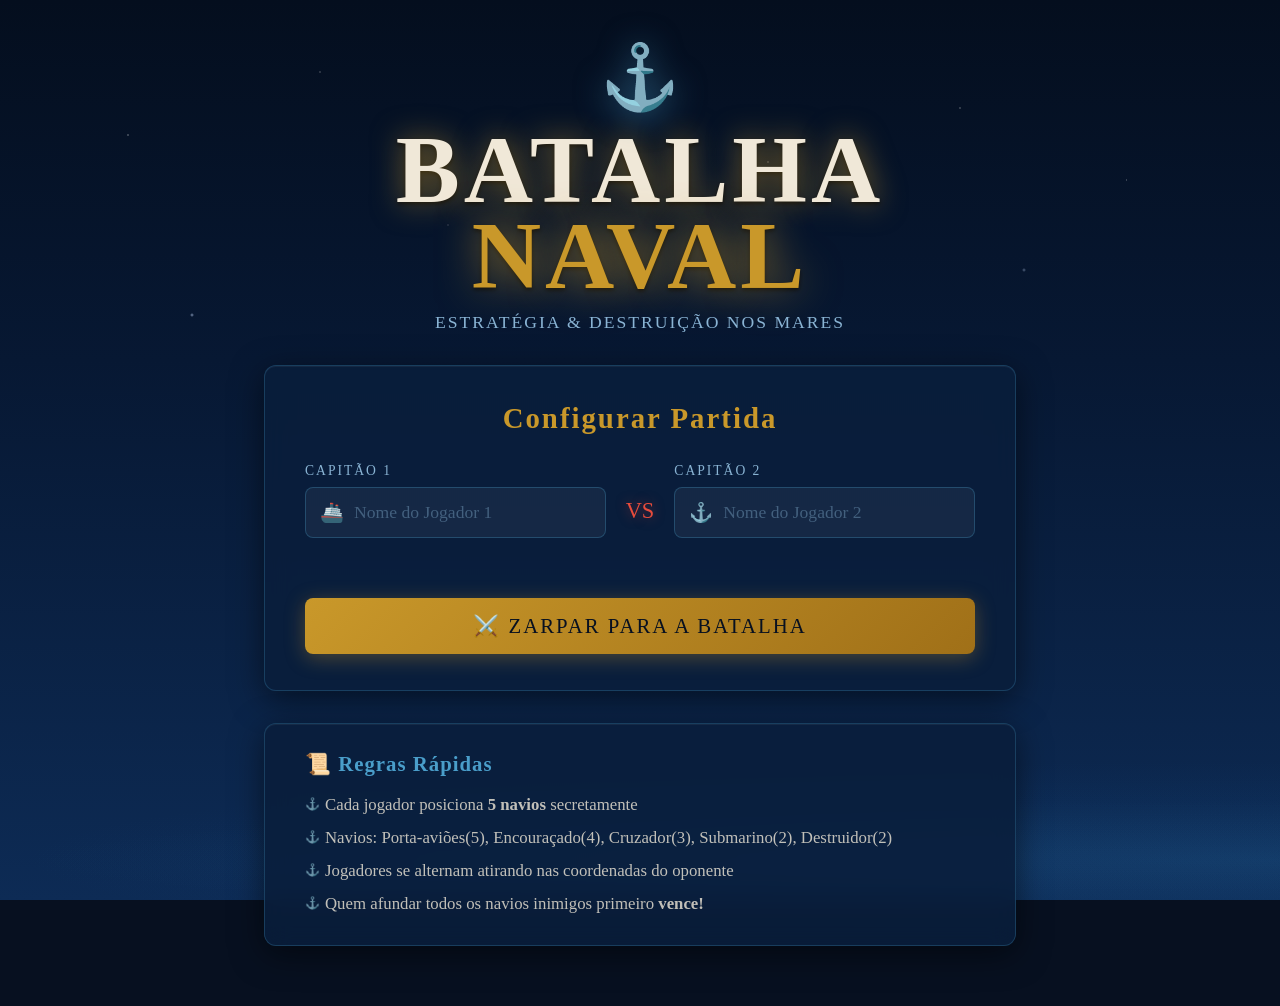
<file: index.html>
<!DOCTYPE html>
<html lang="pt-BR">
<head>
  <meta charset="UTF-8" />
  <meta name="viewport" content="width=device-width, initial-scale=1.0" />
  <title>Batalha Naval</title>
  <link rel="stylesheet" href="style-index.css" />
</head>
<body>

  <div class="ocean-bg">
    <div class="wave wave1"></div>
    <div class="wave wave2"></div>
    <div class="wave wave3"></div>
  </div>

  <main class="container">
    <header class="hero">
      <div class="ship-icon">⚓</div>
      <h1 class="title">BATALHA<br><span>NAVAL</span></h1>
      <p class="subtitle">Estratégia &amp; Destruição nos Mares</p>
    </header>

    <section class="setup-card">
      <h2>Configurar Partida</h2>

      <div class="players-row">
        <div class="player-input-group" id="p1-group">
          <label for="player1">Capitão 1</label>
          <div class="input-wrapper">
            <span class="input-icon">🚢</span>
            <input type="text" id="player1" placeholder="Nome do Jogador 1" maxlength="20" autocomplete="off" />
          </div>
        </div>

        <div class="vs-badge">VS</div>

        <div class="player-input-group" id="p2-group">
          <label for="player2">Capitão 2</label>
          <div class="input-wrapper">
            <span class="input-icon">⚓</span>
            <input type="text" id="player2" placeholder="Nome do Jogador 2" maxlength="20" autocomplete="off" />
          </div>
        </div>
      </div>

      <div class="error-msg" id="error-msg"></div>

      <button class="btn-start" id="btn-start">
        <span class="btn-text">⚔️ ZARPAR PARA A BATALHA</span>
        <span class="btn-ripple"></span>
      </button>
    </section>

    <section class="rules-card">
      <h3>📜 Regras Rápidas</h3>
      <ul>
        <li>Cada jogador posiciona <strong>5 navios</strong> secretamente</li>
        <li>Navios: Porta-aviões(5), Encouraçado(4), Cruzador(3), Submarino(2), Destruidor(2)</li>
        <li>Jogadores se alternam atirando nas coordenadas do oponente</li>
        <li>Quem afundar todos os navios inimigos primeiro <strong>vence!</strong></li>
      </ul>
    </section>
  </main>

  <script src="index.js"></script>
</body>
</html>
</file>
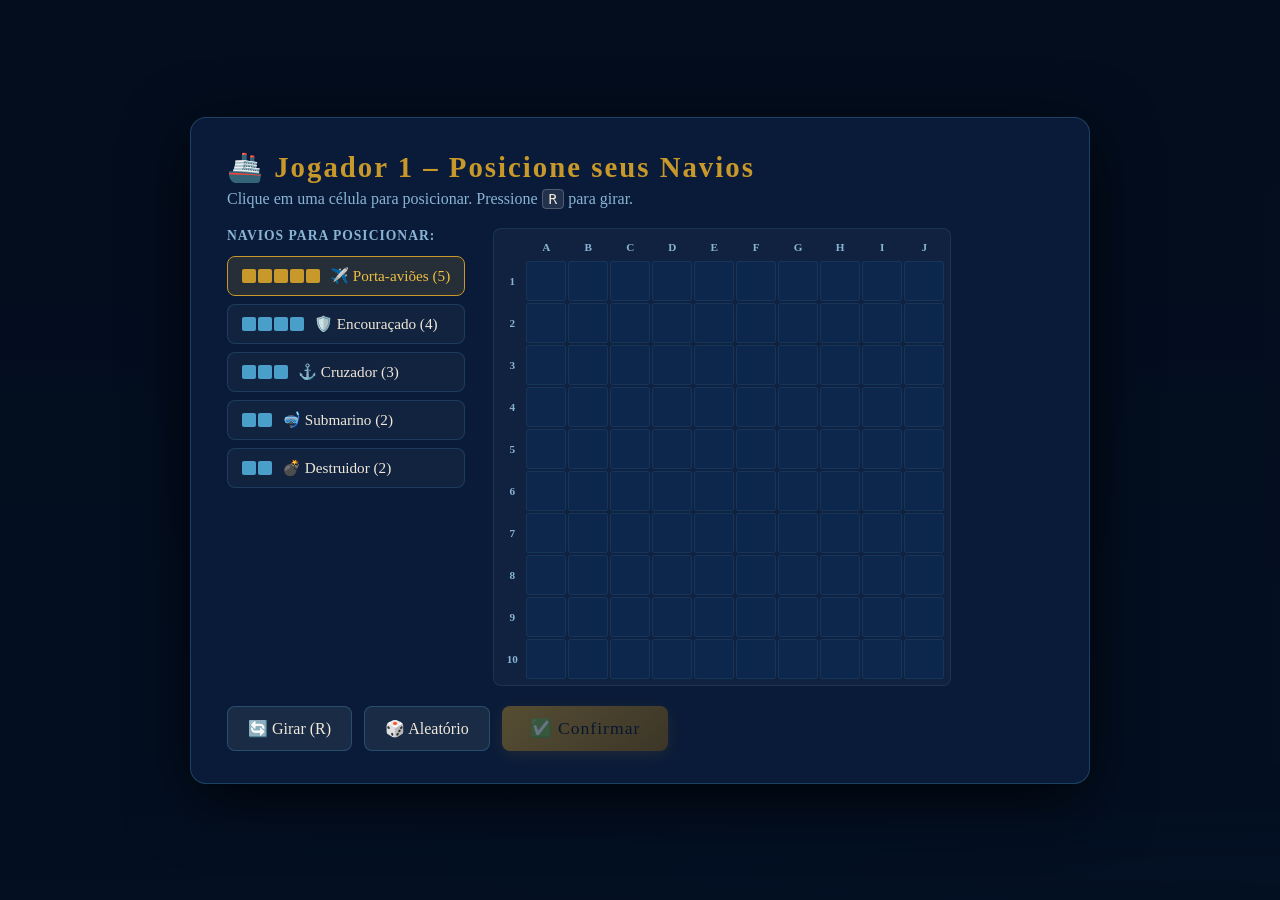
<file: game.html>
<!DOCTYPE html>
<html lang="pt-BR">
<head>
  <meta charset="UTF-8" />
  <meta name="viewport" content="width=device-width, initial-scale=1.0" />
  <title>Batalha Naval – Jogo</title>
  <link rel="stylesheet" href="style-game.css" />
</head>
<body>

  <div class="ocean-bg">
    <div class="wave wave1"></div>
    <div class="wave wave2"></div>
  </div>

  <div id="placement-overlay" class="overlay active">
    <div class="overlay-card">
      <h2 id="placement-title">🚢 Posicione seus Navios</h2>
      <p id="placement-subtitle">Clique em uma célula para posicionar. Pressione <kbd>R</kbd> para girar.</p>

      <div class="placement-area">
        <div class="ship-list-section">
          <h3>Navios para posicionar:</h3>
          <ul id="ship-queue" class="ship-queue"></ul>
        </div>

        <div class="placement-board-wrap">
          <div id="placement-grid" class="grid-board placement-grid"></div>
        </div>
      </div>

      <div class="placement-actions">
        <button id="btn-rotate" class="btn-secondary">🔄 Girar (R)</button>
        <button id="btn-random-place" class="btn-secondary">🎲 Aleatório</button>
        <button id="btn-confirm-place" class="btn-primary" disabled>✅ Confirmar</button>
      </div>
    </div>
  </div>

  <div id="handover-overlay" class="overlay">
    <div class="overlay-card handover-card">
      <div class="handover-icon">🙈</div>
      <h2 id="handover-title">Vez de ...</h2>
      <p id="handover-msg">Passe o dispositivo para o próximo jogador</p>
      <button id="btn-handover" class="btn-primary">Estou Pronto! ⚓</button>
    </div>
  </div>

  <div id="gameover-overlay" class="overlay">
    <div class="overlay-card gameover-card">
      <div class="gameover-trophy">🏆</div>
      <h2 id="gameover-title">Vitória!</h2>
      <p id="gameover-msg"></p>
      <button id="btn-restart" class="btn-primary">🔄 Jogar Novamente</button>
    </div>
  </div>

  <div id="game-wrapper" class="game-wrapper hidden">

    <header class="scoreboard">
      <div class="score-card" id="score-p1">
        <span class="score-icon">🚢</span>
        <div class="score-info">
          <span class="score-name" id="name-p1">—</span>
          <span class="score-label">Navios restantes</span>
          <span class="score-value" id="ships-p1">5</span>
        </div>
        <div class="turn-indicator" id="turn-p1">SUA VEZ</div>
      </div>

      <div class="score-center">
        <div class="game-title-small">⚓ BATALHA NAVAL</div>
        <div class="turn-text" id="turn-text">Iniciando...</div>
      </div>

      <div class="score-card score-card-right" id="score-p2">
        <div class="turn-indicator" id="turn-p2">SUA VEZ</div>
        <div class="score-info score-info-right">
          <span class="score-name" id="name-p2">—</span>
          <span class="score-label">Navios restantes</span>
          <span class="score-value" id="ships-p2">5</span>
        </div>
        <span class="score-icon">⚓</span>
      </div>
    </header>

    <main class="game-area">

      <section class="board-section" id="attack-section">
        <h3 class="board-label" id="attack-label">Atacar Adversário</h3>
        <div id="attack-grid" class="grid-board attack-grid"></div>
      </section>

      <aside class="side-panel">

        <div class="panel-block">
          <h4>📋 Últimas Jogadas</h4>
          <ol id="action-log" class="action-log"></ol>
        </div>

        <div class="panel-block">
          <h4>💀 Navios Afundados</h4>
          <table class="sunk-table">
            <thead>
              <tr>
                <th>Capitão</th>
                <th>Navio</th>
                <th>Tamanho</th>
              </tr>
            </thead>
            <tbody id="sunk-table-body"></tbody>
          </table>
        </div>
      </aside>

      <section class="board-section" id="defense-section">
        <h3 class="board-label">Meu Oceano</h3>
        <div id="defense-grid" class="grid-board defense-grid"></div>
      </section>

    </main>

    <footer class="game-footer">
      <button id="btn-end-turn" class="btn-end-turn" disabled>Fim de Turno →</button>
    </footer>

  </div>

  <script src="game.js"></script>
</body>
</html>
</file>
<file: style-index.css>
*, *::before, *::after { box-sizing: border-box; margin: 0; padding: 0; }

:root {
  --navy:       #0a1628;
  --deep:       #071020;
  --ocean:      #0d2b55;
  --water:      #1a4a7a;
  --foam:       #4a9eca;
  --gold:       #c9982a;
  --gold-light: #f0c040;
  --red:        #c0392b;
  --red-light:  #e74c3c;
  --white:      #f0e8d8;
  --muted:      #8ab4d4;
  --card-bg:    rgba(10, 30, 60, 0.88);
  --radius:     12px;
}

html, body {
  min-height: 100vh;
  font-family: Georgia, serif;
  background: var(--deep);
  color: var(--white);
  overflow-x: hidden;
}


.ocean-bg {
  position: fixed;
  inset: 0;
  background: linear-gradient(180deg, #040e1e 0%, #071833 40%, #0d2b55 100%);
  z-index: 0;
  overflow: hidden;
}

.wave {
  position: absolute;
  bottom: 0;
  width: 200%;
  border-radius: 50%;
  opacity: 0.15;
}

.wave1 {
  height: 200px;
  background: radial-gradient(ellipse, #1a5fa8 0%, transparent 70%);
  animation: waveMove 8s ease-in-out infinite;
  bottom: -60px;
}
.wave2 {
  height: 160px;
  background: radial-gradient(ellipse, #0d3d6b 0%, transparent 70%);
  animation: waveMove 12s ease-in-out infinite reverse;
  bottom: -40px;
}
.wave3 {
  height: 120px;
  background: radial-gradient(ellipse, #4a9eca 0%, transparent 70%);
  animation: waveMove 6s ease-in-out infinite;
  bottom: -20px;
  opacity: 0.08;
}

@keyframes waveMove {
  0%, 100% { transform: translateX(-25%) scaleY(1); }
  50%       { transform: translateX(0%)   scaleY(1.1); }
}


.ocean-bg::before {
  content: '';
  position: absolute;
  inset: 0;
  background-image:
    radial-gradient(1px 1px at 10% 15%, rgba(255,255,255,0.7) 0%, transparent 100%),
    radial-gradient(1px 1px at 25% 8%,  rgba(255,255,255,0.5) 0%, transparent 100%),
    radial-gradient(1px 1px at 50% 5%,  rgba(255,255,255,0.8) 0%, transparent 100%),
    radial-gradient(1px 1px at 75% 12%, rgba(255,255,255,0.6) 0%, transparent 100%),
    radial-gradient(1px 1px at 88% 20%, rgba(255,255,255,0.4) 0%, transparent 100%),
    radial-gradient(1px 1px at 35% 25%, rgba(255,255,255,0.3) 0%, transparent 100%),
    radial-gradient(1px 1px at 60% 18%, rgba(255,255,255,0.5) 0%, transparent 100%),
    radial-gradient(2px 2px at 15% 35%, rgba(200,220,255,0.6) 0%, transparent 100%),
    radial-gradient(2px 2px at 80% 30%, rgba(200,220,255,0.4) 0%, transparent 100%);
}


.container {
  position: relative;
  z-index: 1;
  max-width: 800px;
  margin: 0 auto;
  padding: 40px 24px 60px;
  display: flex;
  flex-direction: column;
  align-items: center;
  gap: 32px;
}


.hero {
  text-align: center;
  animation: fadeDown 0.8s ease both;
}

.ship-icon {
  font-size: 4rem;
  display: block;
  margin-bottom: 12px;
  animation: bobFloat 3s ease-in-out infinite;
  filter: drop-shadow(0 4px 16px rgba(74,158,202,0.6));
}

@keyframes bobFloat {
  0%, 100% { transform: translateY(0) rotate(-3deg); }
  50%       { transform: translateY(-10px) rotate(3deg); }
}

.title {
  font-family: fantasy, cursive;
  font-size: clamp(3.5rem, 10vw, 6rem);
  line-height: 0.9;
  letter-spacing: 4px;
  color: var(--white);
  text-shadow:
    0 0 30px rgba(201,152,42,0.6),
    0 2px 4px rgba(0,0,0,0.8);
}

.title span {
  color: var(--gold);
  text-shadow:
    0 0 40px rgba(201,152,42,0.8),
    0 2px 4px rgba(0,0,0,0.8);
}

.subtitle {
  margin-top: 12px;
  font-size: 1.1rem;
  color: var(--muted);
  letter-spacing: 2px;
  text-transform: uppercase;
}


.setup-card, .rules-card {
  width: 100%;
  background: var(--card-bg);
  border: 1px solid rgba(74,158,202,0.25);
  border-radius: var(--radius);
  padding: 36px 40px;
  backdrop-filter: blur(12px);
  box-shadow:
    0 8px 32px rgba(0,0,0,0.5),
    inset 0 1px 0 rgba(255,255,255,0.05);
  animation: fadeUp 0.8s 0.2s ease both;
}

.setup-card h2 {
  font-family: fantasy, cursive;
  font-size: 1.8rem;
  color: var(--gold);
  text-align: center;
  margin-bottom: 28px;
  letter-spacing: 2px;
}


.players-row {
  display: flex;
  align-items: flex-end;
  gap: 20px;
}

.player-input-group {
  flex: 1;
  display: flex;
  flex-direction: column;
  gap: 8px;
}

.player-input-group label {
  font-size: 0.85rem;
  text-transform: uppercase;
  letter-spacing: 2px;
  color: var(--muted);
}

.input-wrapper {
  display: flex;
  align-items: center;
  gap: 10px;
  background: rgba(255,255,255,0.05);
  border: 1px solid rgba(74,158,202,0.3);
  border-radius: 8px;
  padding: 4px 14px;
  transition: border-color 0.2s, box-shadow 0.2s;
}

.input-wrapper:focus-within {
  border-color: var(--foam);
  box-shadow: 0 0 0 3px rgba(74,158,202,0.15);
}

.input-icon { font-size: 1.2rem; }

.input-wrapper input {
  flex: 1;
  background: none;
  border: none;
  outline: none;
  color: var(--white);
  font-family: Georgia, serif;
  font-size: 1.1rem;
  padding: 10px 0;
}

.input-wrapper input::placeholder { color: rgba(138,180,212,0.4); }

.vs-badge {
  font-family: fantasy, cursive;
  font-size: 1.4rem;
  color: var(--red-light);
  padding-bottom: 14px;
  text-shadow: 0 0 12px rgba(192,57,43,0.6);
  flex-shrink: 0;
}


.error-msg {
  min-height: 24px;
  text-align: center;
  color: var(--red-light);
  font-size: 0.95rem;
  margin-top: 12px;
  transition: opacity 0.3s;
}


.btn-start {
  display: block;
  width: 100%;
  margin-top: 24px;
  padding: 16px 32px;
  background: linear-gradient(135deg, var(--gold) 0%, #a07018 100%);
  border: none;
  border-radius: 8px;
  color: var(--deep);
  font-family: fantasy, cursive;
  font-size: 1.3rem;
  letter-spacing: 2px;
  cursor: pointer;
  position: relative;
  overflow: hidden;
  transition: transform 0.15s, box-shadow 0.15s;
  box-shadow: 0 4px 20px rgba(201,152,42,0.35);
}

.btn-start:hover {
  transform: translateY(-2px);
  box-shadow: 0 8px 28px rgba(201,152,42,0.5);
}

.btn-start:active { transform: translateY(0); }


.rules-card {
  padding: 28px 40px;
}

.rules-card h3 {
  font-family: fantasy, cursive;
  font-size: 1.3rem;
  color: var(--foam);
  margin-bottom: 16px;
  letter-spacing: 1px;
}

.rules-card ul {
  list-style: none;
  display: flex;
  flex-direction: column;
  gap: 8px;
}

.rules-card ul li {
  padding-left: 20px;
  position: relative;
  color: rgba(240,232,216,0.8);
  line-height: 1.5;
  font-size: 1.05rem;
}

.rules-card ul li::before {
  content: '⚓';
  position: absolute;
  left: 0;
  font-size: 0.75rem;
  top: 3px;
}


@keyframes fadeDown {
  from { opacity: 0; transform: translateY(-30px); }
  to   { opacity: 1; transform: translateY(0); }
}

@keyframes fadeUp {
  from { opacity: 0; transform: translateY(30px); }
  to   { opacity: 1; transform: translateY(0); }
}

@media (max-width: 560px) {
  .players-row { flex-direction: column; align-items: stretch; }
  .vs-badge { text-align: center; padding-bottom: 0; }
  .setup-card, .rules-card { padding: 24px 20px; }
}
</file>
<file: style-game.css>
*, *::before, *::after { box-sizing: border-box; margin: 0; padding: 0; }

:root {
  --navy:       #0a1628;
  --deep:       #071020;
  --ocean:      #0d2b55;
  --water:      #1a4a7a;
  --foam:       #4a9eca;
  --gold:       #c9982a;
  --gold-light: #f0c040;
  --red:        #c0392b;
  --red-light:  #e74c3c;
  --green:      #27ae60;
  --green-light:#2ecc71;
  --white:      #f0e8d8;
  --muted:      #8ab4d4;
  --card-bg:    rgba(10, 30, 60, 0.92);
  --cell-size:  40px;
}

html, body {
  min-height: 100vh;
  font-family: Georgia, serif;
  background: var(--deep);
  color: var(--white);
  overflow-x: hidden;
}


.ocean-bg {
  position: fixed;
  inset: 0;
  background: linear-gradient(180deg, #040e1e 0%, #071833 40%, #0d2b55 100%);
  z-index: 0;
}

.wave {
  position: absolute;
  bottom: 0;
  width: 200%;
  border-radius: 50%;
}

.wave1 {
  height: 160px;
  background: radial-gradient(ellipse, rgba(26,95,168,0.15) 0%, transparent 70%);
  animation: waveMove 10s ease-in-out infinite;
  bottom: -50px;
}
.wave2 {
  height: 120px;
  background: radial-gradient(ellipse, rgba(74,158,202,0.08) 0%, transparent 70%);
  animation: waveMove 14s ease-in-out infinite reverse;
  bottom: -30px;
}

@keyframes waveMove {
  0%, 100% { transform: translateX(-25%); }
  50%       { transform: translateX(0%); }
}


.hidden { display: none !important; }


.overlay {
  position: fixed;
  inset: 0;
  background: rgba(4, 14, 30, 0.92);
  z-index: 100;
  display: flex;
  align-items: center;
  justify-content: center;
  padding: 20px;
  opacity: 0;
  pointer-events: none;
  transition: opacity 0.3s;
}

.overlay.active {
  opacity: 1;
  pointer-events: all;
}

.overlay-card {
  background: var(--card-bg);
  border: 1px solid rgba(74,158,202,0.3);
  border-radius: 16px;
  padding: 32px 36px;
  max-width: 900px;
  width: 100%;
  box-shadow: 0 16px 64px rgba(0,0,0,0.7);
  animation: popIn 0.4s ease both;
}

@keyframes popIn {
  from { transform: scale(0.85); opacity: 0; }
  to   { transform: scale(1);    opacity: 1; }
}

.overlay-card h2 {
  font-family: fantasy, cursive;
  font-size: 1.8rem;
  color: var(--gold);
  margin-bottom: 6px;
  letter-spacing: 2px;
}

.overlay-card p {
  color: var(--muted);
  font-size: 1rem;
  margin-bottom: 20px;
}

.overlay-card p kbd {
  background: rgba(255,255,255,0.1);
  border: 1px solid rgba(255,255,255,0.2);
  border-radius: 4px;
  padding: 1px 6px;
  font-size: 0.9rem;
  color: var(--white);
}


.placement-area {
  display: flex;
  gap: 28px;
  align-items: flex-start;
  flex-wrap: wrap;
}

.ship-list-section {
  min-width: 200px;
}

.ship-list-section h3 {
  font-size: 0.85rem;
  text-transform: uppercase;
  letter-spacing: 1px;
  color: var(--muted);
  margin-bottom: 12px;
}

.ship-queue {
  list-style: none;
  display: flex;
  flex-direction: column;
  gap: 8px;
}

.ship-queue li {
  display: flex;
  align-items: center;
  gap: 10px;
  padding: 10px 14px;
  background: rgba(255,255,255,0.04);
  border: 1px solid rgba(74,158,202,0.2);
  border-radius: 8px;
  font-size: 0.95rem;
  transition: background 0.2s, border-color 0.2s, opacity 0.3s;
  cursor: default;
}

.ship-queue li.current-ship {
  background: rgba(201,152,42,0.15);
  border-color: var(--gold);
  color: var(--gold-light);
}

.ship-queue li.placed-ship {
  opacity: 0.4;
  text-decoration: line-through;
}

.ship-queue li .ship-blocks {
  display: flex;
  gap: 2px;
}

.ship-queue li .ship-block {
  width: 14px;
  height: 14px;
  background: var(--foam);
  border-radius: 2px;
}

.ship-queue li.current-ship .ship-block {
  background: var(--gold);
}

.ship-queue li.placed-ship .ship-block {
  background: var(--muted);
}


.placement-actions {
  display: flex;
  gap: 12px;
  margin-top: 20px;
  flex-wrap: wrap;
}


.handover-card {
  text-align: center;
  max-width: 480px;
}

.handover-icon {
  font-size: 4rem;
  margin-bottom: 12px;
  animation: shake 0.6s 0.5s ease both;
}

@keyframes shake {
  0%, 100% { transform: rotate(0); }
  25%       { transform: rotate(-10deg); }
  75%       { transform: rotate(10deg); }
}

.handover-card h2 { text-align: center; }
.handover-card p  { text-align: center; }


.gameover-card {
  text-align: center;
  max-width: 480px;
}

.gameover-trophy {
  font-size: 5rem;
  animation: bounceIn 0.6s ease both;
  margin-bottom: 12px;
}

@keyframes bounceIn {
  0%   { transform: scale(0); }
  60%  { transform: scale(1.2); }
  100% { transform: scale(1); }
}

.gameover-card h2 {
  font-size: 2.5rem;
  text-align: center;
}

.gameover-card p {
  font-size: 1.2rem;
  color: var(--white);
  text-align: center;
}


.game-wrapper {
  position: relative;
  z-index: 1;
  min-height: 100vh;
  display: flex;
  flex-direction: column;
}


.scoreboard {
  display: flex;
  align-items: center;
  gap: 16px;
  padding: 14px 24px;
  background: rgba(10, 22, 40, 0.95);
  border-bottom: 1px solid rgba(74,158,202,0.2);
  flex-shrink: 0;
}

.score-card {
  flex: 1;
  display: flex;
  align-items: center;
  gap: 14px;
  padding: 12px 18px;
  background: rgba(255,255,255,0.04);
  border: 1px solid rgba(74,158,202,0.15);
  border-radius: 10px;
  position: relative;
  transition: background 0.3s, border-color 0.3s, box-shadow 0.3s;
}

.score-card.active-turn {
  background: rgba(201,152,42,0.1);
  border-color: var(--gold);
  box-shadow: 0 0 20px rgba(201,152,42,0.2);
}

.score-card-right {
  flex-direction: row-reverse;
}

.score-icon { font-size: 1.8rem; }

.score-info {
  display: flex;
  flex-direction: column;
}

.score-info-right { align-items: flex-end; }

.score-name {
  font-family: fantasy, cursive;
  font-size: 1.1rem;
  color: var(--gold-light);
  letter-spacing: 1px;
}

.score-label {
  font-size: 0.72rem;
  text-transform: uppercase;
  letter-spacing: 1px;
  color: var(--muted);
}

.score-value {
  font-size: 1.6rem;
  font-weight: 700;
  color: var(--foam);
  line-height: 1;
}

.turn-indicator {
  display: none;
  position: absolute;
  top: -10px;
  left: 50%;
  transform: translateX(-50%);
  background: var(--gold);
  color: var(--deep);
  font-size: 0.65rem;
  font-weight: 700;
  letter-spacing: 1px;
  padding: 2px 8px;
  border-radius: 20px;
  white-space: nowrap;
}

.score-card.active-turn .turn-indicator { display: block; }

.score-center {
  text-align: center;
  flex-shrink: 0;
}

.game-title-small {
  font-family: fantasy, cursive;
  font-size: 1rem;
  color: var(--foam);
  letter-spacing: 2px;
}

.turn-text {
  font-size: 0.85rem;
  color: var(--muted);
  margin-top: 4px;
}


.game-area {
  display: flex;
  gap: 20px;
  padding: 20px 24px;
  flex: 1;
  align-items: flex-start;
  justify-content: center;
  flex-wrap: wrap;
}


.board-section {
  display: flex;
  flex-direction: column;
  align-items: center;
  gap: 10px;
}

.board-label {
  font-family: fantasy, cursive;
  font-size: 1.1rem;
  letter-spacing: 1px;
  color: var(--muted);
}

#attack-section .board-label { color: var(--red-light); }
#defense-section .board-label { color: var(--foam); }


.grid-board {
  display: grid;
  grid-template-columns: 24px repeat(10, var(--cell-size));
  grid-template-rows:    24px repeat(10, var(--cell-size));
  gap: 2px;
  background: rgba(255,255,255,0.03);
  padding: 6px;
  border-radius: 8px;
  border: 1px solid rgba(74,158,202,0.15);
}

.cell-header {
  display: flex;
  align-items: center;
  justify-content: center;
  font-size: 0.7rem;
  color: var(--muted);
  font-weight: 600;
}

.cell {
  width:  var(--cell-size);
  height: var(--cell-size);
  background: rgba(13, 43, 85, 0.6);
  border: 1px solid rgba(74,158,202,0.12);
  border-radius: 3px;
  cursor: default;
  position: relative;
  transition: background 0.15s, transform 0.1s;
}


.attack-grid .cell:not(.hit):not(.miss) {
  cursor: crosshair;
}

.attack-grid .cell:not(.hit):not(.miss):hover {
  background: rgba(74, 158, 202, 0.3);
  border-color: var(--foam);
  transform: scale(1.05);
}


.cell.ship-cell {
  background: rgba(74, 158, 202, 0.25);
  border-color: rgba(74, 158, 202, 0.5);
}

.cell.ship-cell.sunk-cell {
  background: rgba(192, 57, 43, 0.4);
  border-color: var(--red-light);
}


.cell.hit {
  background: radial-gradient(circle, #e74c3c 0%, #8e1c11 100%);
  border-color: var(--red-light);
  animation: explode 0.4s ease;
}

.cell.hit::after {
  content: '💥';
  position: absolute;
  inset: 0;
  display: flex;
  align-items: center;
  justify-content: center;
  font-size: 1.2rem;
}

@keyframes explode {
  0%   { transform: scale(1.5); }
  100% { transform: scale(1); }
}


.cell.miss {
  background: rgba(255,255,255,0.06);
  border-color: rgba(255,255,255,0.15);
}

.cell.miss::after {
  content: '·';
  position: absolute;
  inset: 0;
  display: flex;
  align-items: center;
  justify-content: center;
  font-size: 1.6rem;
  color: rgba(255,255,255,0.3);
}


.cell.preview-valid {
  background: rgba(39,174,96,0.35);
  border-color: var(--green-light);
}

.cell.preview-invalid {
  background: rgba(192,57,43,0.35);
  border-color: var(--red-light);
}


.placement-grid .cell.ship-cell {
  background: rgba(74,158,202,0.4);
  border-color: var(--foam);
}


.side-panel {
  display: flex;
  flex-direction: column;
  gap: 16px;
  min-width: 220px;
  max-width: 260px;
  flex: 1;
}

.panel-block {
  background: rgba(10,22,40,0.8);
  border: 1px solid rgba(74,158,202,0.15);
  border-radius: 10px;
  padding: 16px;
}

.panel-block h4 {
  font-family: fantasy, cursive;
  font-size: 1rem;
  color: var(--foam);
  margin-bottom: 10px;
  letter-spacing: 1px;
}


.action-log {
  max-height: 180px;
  overflow-y: auto;
  display: flex;
  flex-direction: column;
  gap: 4px;
  padding-left: 0;
  list-style: none;
}

.action-log::-webkit-scrollbar { width: 4px; }
.action-log::-webkit-scrollbar-track { background: transparent; }
.action-log::-webkit-scrollbar-thumb { background: rgba(74,158,202,0.3); border-radius: 2px; }

.action-log li {
  font-size: 0.88rem;
  padding: 5px 8px;
  border-radius: 4px;
  background: rgba(255,255,255,0.03);
  border-left: 3px solid transparent;
  animation: slideIn 0.3s ease both;
  line-height: 1.3;
}

.action-log li.log-hit {
  border-left-color: var(--red-light);
  color: #f39c9c;
}

.action-log li.log-miss {
  border-left-color: var(--muted);
  color: var(--muted);
}

.action-log li.log-sunk {
  border-left-color: var(--gold);
  color: var(--gold-light);
  font-weight: 600;
}

@keyframes slideIn {
  from { transform: translateX(-10px); opacity: 0; }
  to   { transform: translateX(0);     opacity: 1; }
}


.sunk-table {
  width: 100%;
  border-collapse: collapse;
  font-size: 0.85rem;
}

.sunk-table th {
  text-align: left;
  font-size: 0.72rem;
  text-transform: uppercase;
  letter-spacing: 1px;
  color: var(--muted);
  padding: 4px 6px;
  border-bottom: 1px solid rgba(74,158,202,0.2);
}

.sunk-table td {
  padding: 5px 6px;
  border-bottom: 1px solid rgba(255,255,255,0.05);
  color: var(--white);
}

.sunk-table tr:last-child td { border-bottom: none; }

.sunk-table tr.new-row td { animation: rowFadeIn 0.4s ease; }

@keyframes rowFadeIn {
  from { background: rgba(201,152,42,0.2); }
  to   { background: transparent; }
}


.game-footer {
  padding: 12px 24px;
  background: rgba(10,22,40,0.95);
  border-top: 1px solid rgba(74,158,202,0.15);
  display: flex;
  justify-content: center;
}

.btn-end-turn {
  padding: 12px 36px;
  background: linear-gradient(135deg, var(--gold) 0%, #8a6010 100%);
  border: none;
  border-radius: 8px;
  color: var(--deep);
  font-family: fantasy, cursive;
  font-size: 1.2rem;
  letter-spacing: 1px;
  cursor: pointer;
  transition: transform 0.15s, box-shadow 0.15s, opacity 0.2s;
  box-shadow: 0 4px 16px rgba(201,152,42,0.3);
}

.btn-end-turn:disabled {
  opacity: 0.4;
  cursor: not-allowed;
  transform: none !important;
}

.btn-end-turn:not(:disabled):hover {
  transform: translateY(-2px);
  box-shadow: 0 6px 24px rgba(201,152,42,0.5);
}


.btn-primary {
  padding: 12px 28px;
  background: linear-gradient(135deg, var(--gold) 0%, #8a6010 100%);
  border: none;
  border-radius: 8px;
  color: var(--deep);
  font-family: fantasy, cursive;
  font-size: 1.1rem;
  letter-spacing: 1px;
  cursor: pointer;
  transition: transform 0.15s, box-shadow 0.15s;
  box-shadow: 0 4px 16px rgba(201,152,42,0.3);
}

.btn-primary:disabled {
  opacity: 0.4;
  cursor: not-allowed;
}

.btn-primary:not(:disabled):hover {
  transform: translateY(-2px);
  box-shadow: 0 6px 24px rgba(201,152,42,0.5);
}

.btn-secondary {
  padding: 10px 20px;
  background: rgba(255,255,255,0.07);
  border: 1px solid rgba(74,158,202,0.3);
  border-radius: 8px;
  color: var(--white);
  font-family: Georgia, serif;
  font-size: 1rem;
  cursor: pointer;
  transition: background 0.15s, border-color 0.15s;
}

.btn-secondary:hover {
  background: rgba(74,158,202,0.15);
  border-color: var(--foam);
}

@media (max-width: 900px) {
  :root { --cell-size: 34px; }
  .game-area { gap: 14px; }
  .side-panel { max-width: 100%; width: 100%; flex-direction: row; }
  .panel-block { flex: 1; }
}

@media (max-width: 600px) {
  :root { --cell-size: 28px; }
  .scoreboard { flex-direction: column; }
  .score-card { width: 100%; }
  .placement-area { flex-direction: column; }
}
</file>
